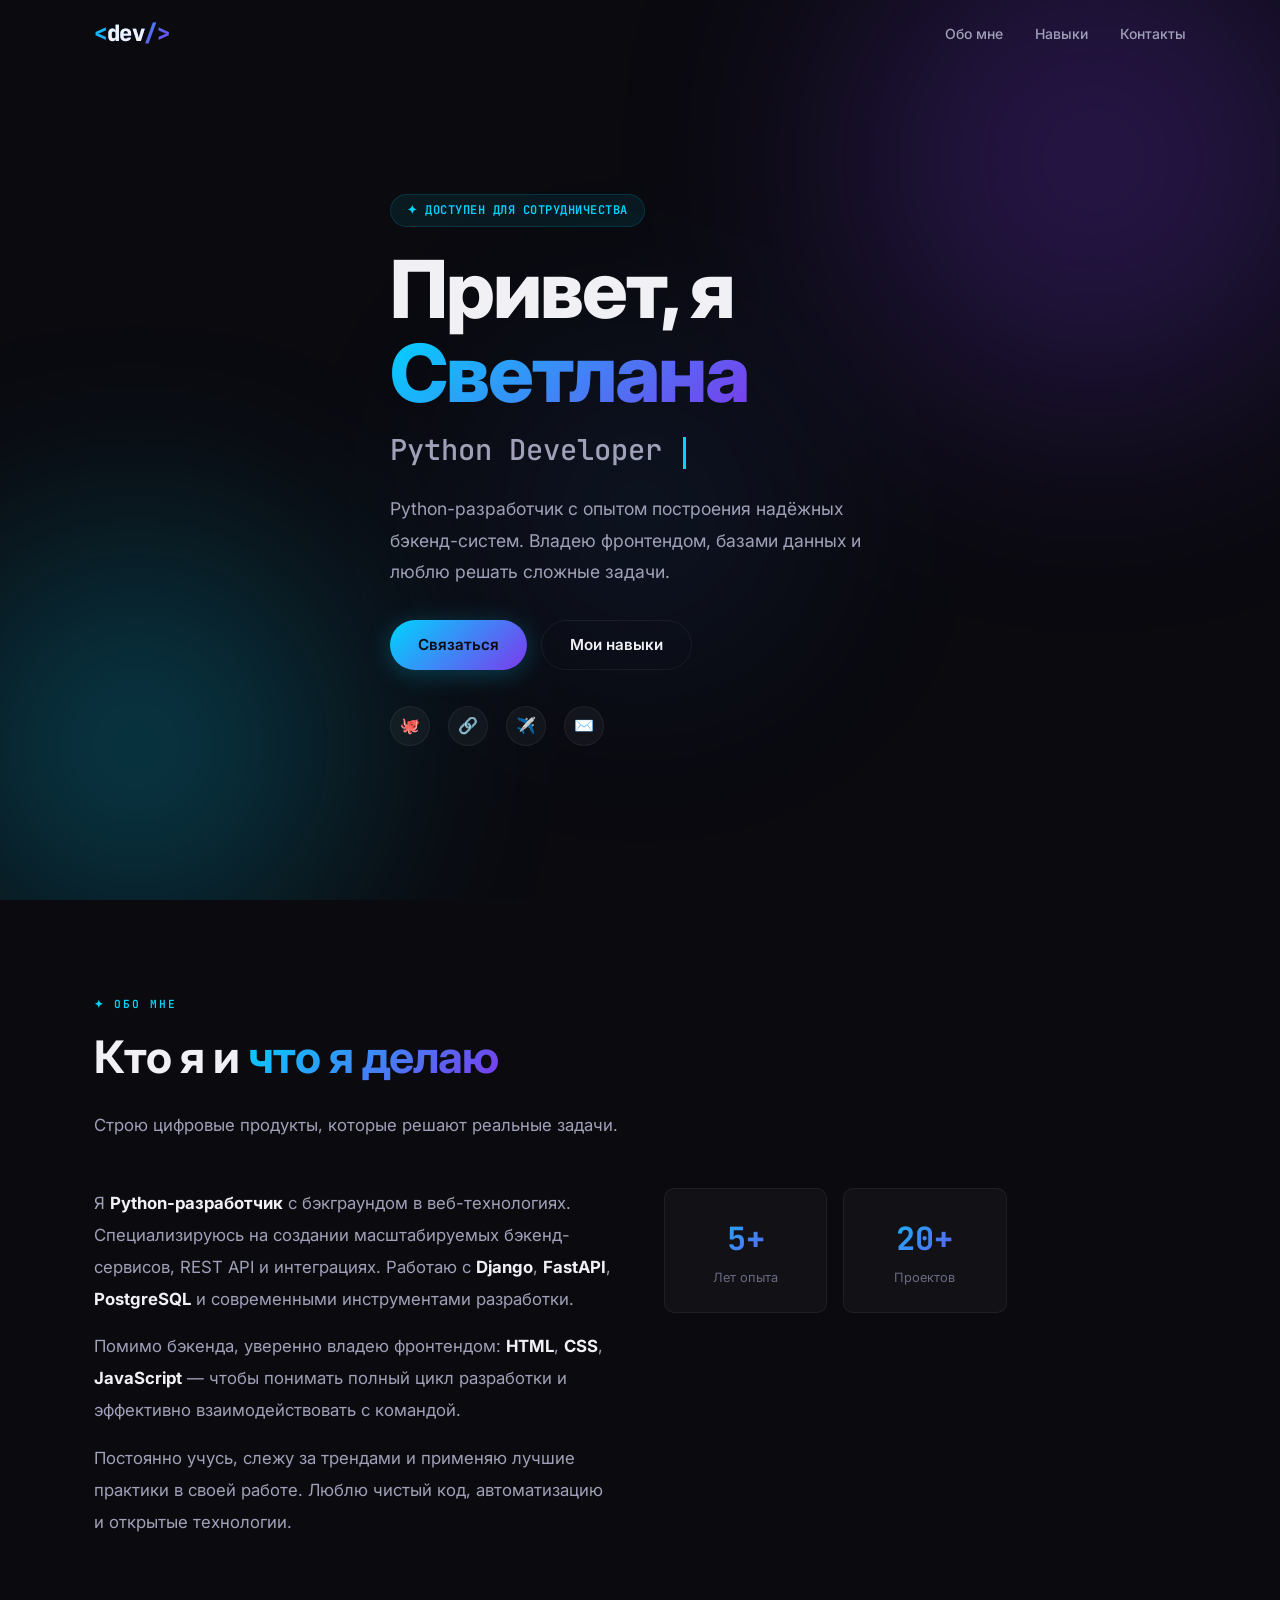
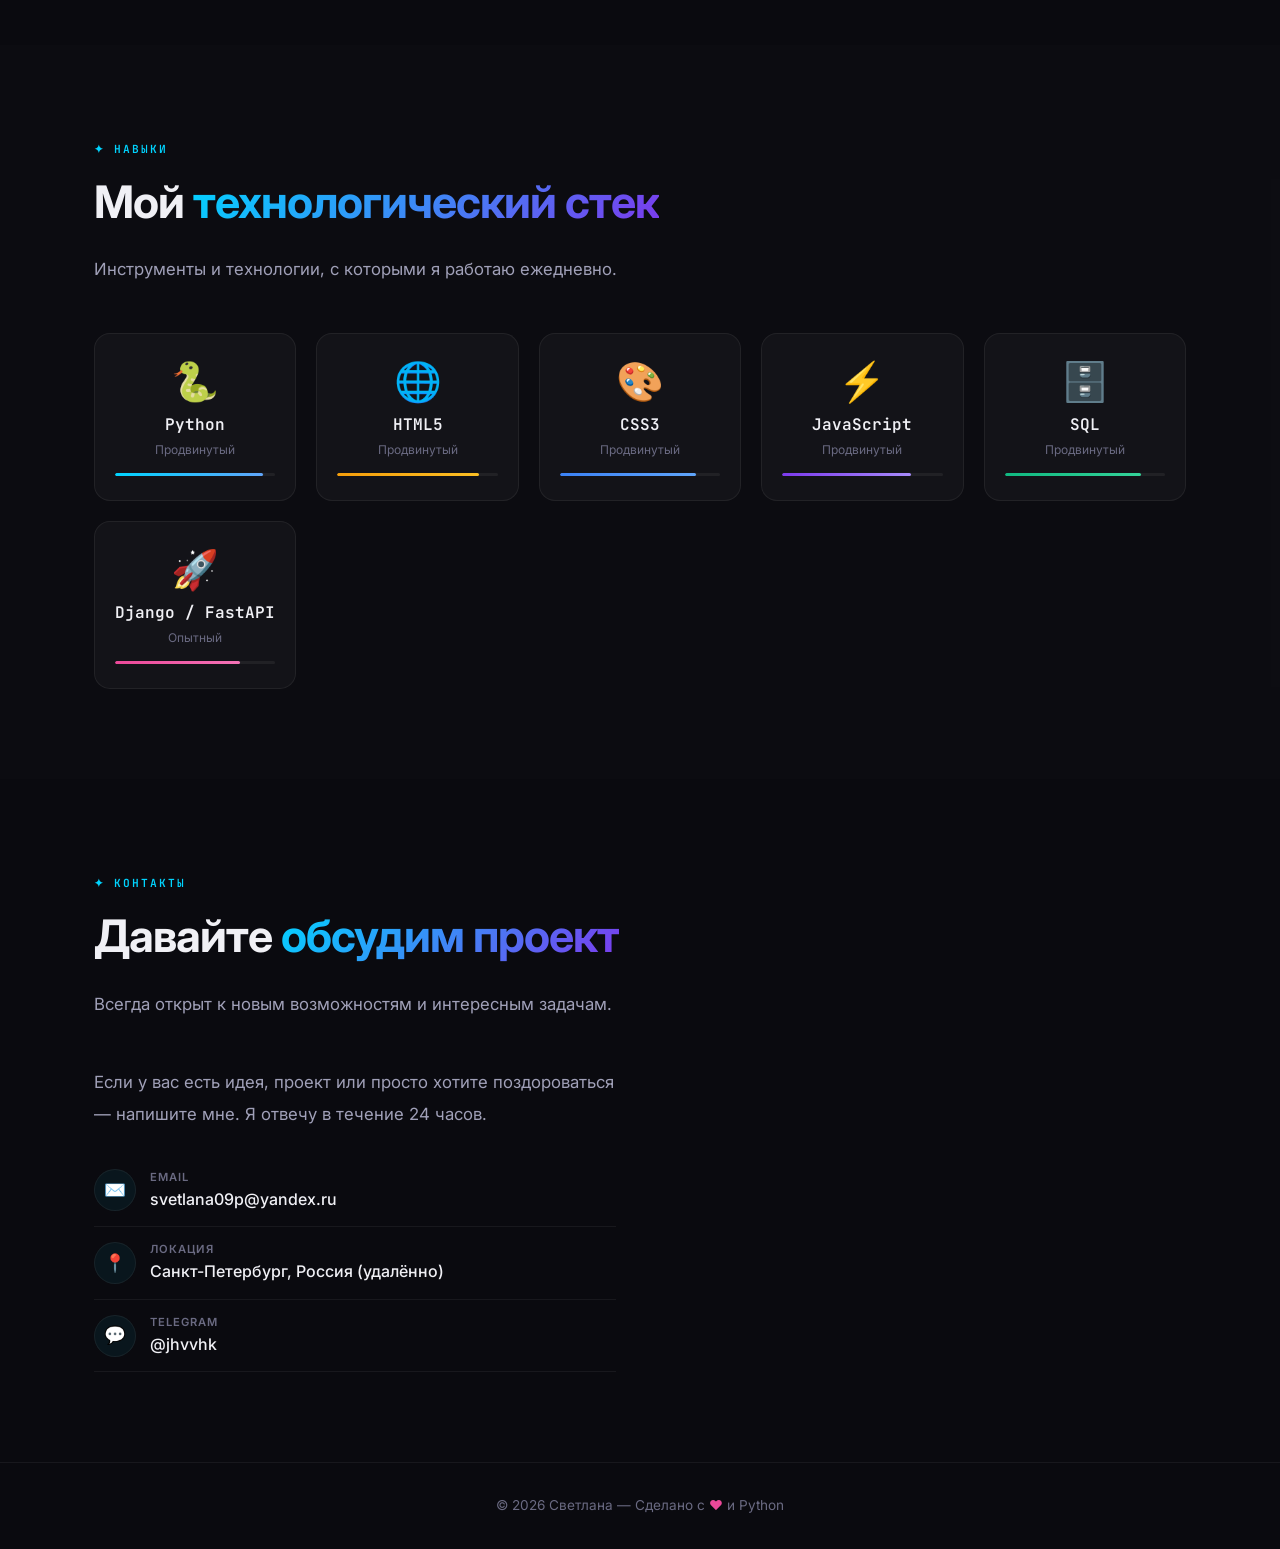
<file: index.html>
<!DOCTYPE html>
<html lang="ru">
<head>
    <meta charset="UTF-8" />
    <meta name="viewport" content="width=device-width, initial-scale=1.0" />
    <title>IT Specialist | Портфолио</title>
    <script src="script.js" defer></script>
    <link rel="stylesheet" href="style.css">
    <link href="https://fonts.googleapis.com/css2?family=Inter:wght@300;400;500;600;700;800&family=JetBrains+Mono:wght@400;600&display=swap" rel="stylesheet" />
</head>

<body>

    <!-- ===== Background Orbs ===== -->
    <div class="bg-orbs">
        <div class="orb"></div>
        <div class="orb"></div>
        <div class="orb"></div>
    </div>

    <!-- ===== Navigation ===== -->
    <nav class="navbar" id="navbar" role="navigation">
        <div class="container">
            <a href="#" class="logo">&lt;<span>dev</span>/&gt;</a>

            <ul class="nav-links" id="navLinks">
                <li><a href="#about" class="active">Обо мне</a></li>
                <li><a href="#skills">Навыки</a></li>
                <li><a href="#contact">Контакты</a></li>
            </ul>

            <button class="menu-toggle" id="menuToggle" aria-label="Меню">
                <span></span>
                <span></span>
                <span></span>
            </button>
        </div>
    </nav>

    <!-- ===== Hero ===== -->
    <section class="hero" id="hero">
        <div class="container">
            <div class="hero-content">
                <span class="badge">✦ Доступен для сотрудничества</span>
                <h1>
                    Привет, я <br />
                    <span class="highlight">Светлана</span>
                </h1>
                <div class="typewriter-wrapper">
                    <span id="typewriter"></span>
                    <span class="cursor"></span>
                </div>
                <p>
                    Python-разработчик с опытом построения надёжных бэкенд-систем.
                    Владею фронтендом, базами данных и люблю решать сложные задачи.
                </p>
                <div class="cta-group">
                    <a href="#contact" class="btn btn-primary">Связаться</a>
                    <a href="#skills" class="btn btn-outline">Мои навыки</a>
                </div>
                <div class="social-strip">
                    <a href="#" target="_blank" aria-label="GitHub">
                        <span class="social-icon">🐙</span>
                    </a>
                    <a href="#" target="_blank" aria-label="LinkedIn">
                        <span class="social-icon">🔗</span>
                    </a>
                    <a href="#" target="_blank" aria-label="Telegram">
                        <span class="social-icon">✈️</span>
                    </a>
                    <a href="#" target="_blank" aria-label="Email">
                        <span class="social-icon">✉️</span>
                    </a>
                </div>
            </div>
        </div>
    </section>

    <!-- ===== About ===== -->
    <section id="about">
        <div class="container">
            <div class="section-header fade-up">
                <span class="section-label">✦ Обо мне</span>
                <h2 class="section-title">
                    Кто я и <span class="highlight">что я делаю</span>
                </h2>
                <p class="section-desc">
                    Строю цифровые продукты, которые решают реальные задачи.
                </p>
            </div>

            <div class="about-grid">
                <div class="about-text fade-up delay-1">
                    <p>
                        Я <strong>Python-разработчик</strong> с бэкграундом в веб-технологиях.
                        Специализируюсь на создании масштабируемых бэкенд-сервисов, REST API
                        и интеграциях. Работаю с <strong>Django</strong>, <strong>FastAPI</strong>,
                        <strong>PostgreSQL</strong> и современными инструментами разработки.
                    </p>
                    <p>
                        Помимо бэкенда, уверенно владею фронтендом: <strong>HTML</strong>,
                        <strong>CSS</strong>, <strong>JavaScript</strong> — чтобы понимать
                        полный цикл разработки и эффективно взаимодействовать с командой.
                    </p>
                    <p>
                        Постоянно учусь, слежу за трендами и применяю лучшие практики
                        в своей работе. Люблю чистый код, автоматизацию и открытые
                        технологии.
                    </p>
                </div>

                <div class="about-stats fade-up delay-2">
                    <div class="stat-card">
                        <div class="number">5+</div>
                        <div class="label">Лет опыта</div>
                    </div>
                    <div class="stat-card">
                        <div class="number">20+</div>
                        <div class="label">Проектов</div>
                    </div>
                   
                </div>
            </div>
        </div>
    </section>

    <!-- ===== Skills ===== -->
    <section id="skills" style="background: rgba(255,255,255,0.01);">
        <div class="container">
            <div class="section-header fade-up">
                <span class="section-label">✦ Навыки</span>
                <h2 class="section-title">
                    Мой <span class="highlight">технологический стек</span>
                </h2>
                <p class="section-desc">
                    Инструменты и технологии, с которыми я работаю ежедневно.
                </p>
            </div>

            <div class="skills-grid">
                <!-- Python -->
                <div class="skill-card fade-up delay-1">
                    <span class="icon">🐍</span>
                    <div class="name">Python</div>
                    <div class="level">Продвинутый</div>
                    <div class="bar"><div class="fill cyan" data-width="92"></div></div>
                </div>

                <!-- HTML -->
                <div class="skill-card fade-up delay-2">
                    <span class="icon">🌐</span>
                    <div class="name">HTML5</div>
                    <div class="level">Продвинутый</div>
                    <div class="bar"><div class="fill orange" data-width="88"></div></div>
                </div>

                <!-- CSS -->
                <div class="skill-card fade-up delay-3">
                    <span class="icon">🎨</span>
                    <div class="name">CSS3</div>
                    <div class="level">Продвинутый</div>
                    <div class="bar"><div class="fill blue" data-width="85"></div></div>
                </div>

                <!-- JavaScript -->
                <div class="skill-card fade-up delay-4">
                    <span class="icon">⚡</span>
                    <div class="name">JavaScript</div>
                    <div class="level">Продвинутый</div>
                    <div class="bar"><div class="fill purple" data-width="80"></div></div>
                </div>

                <!-- SQL -->
                <div class="skill-card fade-up delay-5">
                    <span class="icon">🗄️</span>
                    <div class="name">SQL</div>
                    <div class="level">Продвинутый</div>
                    <div class="bar"><div class="fill green" data-width="85"></div></div>
                </div>

                <!-- Django / FastAPI (дополнительно) -->
                <div class="skill-card fade-up delay-1">
                    <span class="icon">🚀</span>
                    <div class="name">Django / FastAPI</div>
                    <div class="level">Опытный</div>
                    <div class="bar"><div class="fill pink" data-width="78"></div></div>
                </div>
            </div>
        </div>
    </section>

    <!-- ===== Contact ===== -->
    <section id="contact">
        <div class="container">
            <div class="section-header fade-up">
                <span class="section-label">✦ Контакты</span>
                <h2 class="section-title">
                    Давайте <span class="highlight">обсудим проект</span>
                </h2>
                <p class="section-desc">
                    Всегда открыт к новым возможностям и интересным задачам.
                </p>
            </div>

            <div class="contact-wrapper">
                <div class="contact-info fade-up delay-1">
                    <p>
                        Если у вас есть идея, проект или просто хотите поздороваться —
                        напишите мне. Я отвечу в течение 24 часов.
                    </p>

                    <div class="contact-item">
                        <div class="icon">✉️</div>
                        <div class="info">
                            <div class="label">Email</div>
                            <div class="value"><a href="mailto:alex@example.com">svetlana09p@yandex.ru</a></div>
                        </div>
                    </div>

                    <div class="contact-item">
                        <div class="icon">📍</div>
                        <div class="info">
                            <div class="label">Локация</div>
                            <div class="value">Санкт-Петербург, Россия (удалённо)</div>
                        </div>
                    </div>

                    <div class="contact-item">
                        <div class="icon">💬</div>
                        <div class="info">
                            <div class="label">Telegram</div>
                            <div class="value"><a href="#" target="_blank">@jhvvhk</a></div>
                        </div>
                    </div>

                    
                </div>

                <!-- <div class="contact-form fade-up delay-2">
                    <form id="contactForm" novalidate>
                        <div class="form-group">
                            <label for="name">Ваше имя</label>
                            <input type="text" id="name" placeholder="Иван Иванов" required />
                        </div>
                        <div class="form-group">
                            <label for="email">Email</label>
                            <input type="email" id="email" placeholder="ivan@example.com" required />
                        </div>
                        <div class="form-group">
                            <label for="message">Сообщение</label>
                            <textarea id="message" placeholder="Расскажите о вашем проекте..." required></textarea>
                        </div>
                        <button type="submit" class="btn btn-primary">Отправить →</button>
                    </form>
                </div> -->
            </div>
        </div>
    </section>

    <!-- ===== Footer ===== -->
    <footer class="footer">
        <div class="container">
            <p>
                &copy; 2026 Светлана &mdash; Сделано с <span class="heart">❤</span> и Python
            </p>
        </div>
    </footer>

    <!-- ===== JavaScript ===== -->


</body>
</html>
</file>
<file: style.css>
/* ===== CSS Variables ===== */
        :root {
            --bg-primary: #0a0a0f;
            --bg-secondary: #12121a;
            --bg-card: rgba(255, 255, 255, 0.03);
            --bg-card-hover: rgba(255, 255, 255, 0.07);
            --border-color: rgba(255, 255, 255, 0.06);
            --text-primary: #f0f0f5;
            --text-secondary: #a0a0b8;
            --text-muted: #6a6a82;
            --accent-cyan: #00d4ff;
            --accent-purple: #7c3aed;
            --accent-blue: #3b82f6;
            --accent-orange: #f59e0b;
            --accent-pink: #ec4899;
            --accent-green: #10b981;
            --glow-cyan: rgba(0, 212, 255, 0.15);
            --glow-purple: rgba(124, 58, 237, 0.15);
            --radius: 16px;
            --radius-sm: 10px;
            --transition: 0.4s cubic-bezier(0.25, 0.46, 0.45, 0.94);
            --font-sans: 'Inter', -apple-system, BlinkMacSystemFont, 'Segoe UI', Roboto, sans-serif;
            --font-mono: 'JetBrains Mono', 'Fira Code', monospace;
        }

        /* ===== Reset & Base ===== */
        *,
        *::before,
        *::after {
            margin: 0;
            padding: 0;
            box-sizing: border-box;
        }

        html {
            scroll-behavior: smooth;
            scroll-padding-top: 80px;
        }

        body {
            font-family: var(--font-sans);
            background: var(--bg-primary);
            color: var(--text-primary);
            line-height: 1.6;
            overflow-x: hidden;
            -webkit-font-smoothing: antialiased;
        }

        ::selection {
            background: var(--accent-cyan);
            color: #0a0a0f;
        }

        /* ===== Scrollbar ===== */
        ::-webkit-scrollbar {
            width: 6px;
        }
        ::-webkit-scrollbar-track {
            background: var(--bg-primary);
        }
        ::-webkit-scrollbar-thumb {
            background: var(--accent-cyan);
            border-radius: 10px;
        }
        ::-webkit-scrollbar-thumb:hover {
            background: var(--accent-purple);
        }

        /* ===== Background Orbs ===== */
        .bg-orbs {
            position: fixed;
            inset: 0;
            z-index: 0;
            pointer-events: none;
            overflow: hidden;
        }

        .bg-orbs .orb {
            position: absolute;
            border-radius: 50%;
            filter: blur(120px);
            opacity: 0.25;
            animation: orbFloat 20s ease-in-out infinite alternate;
        }

        .bg-orbs .orb:nth-child(1) {
            width: 500px;
            height: 500px;
            top: -10%;
            right: -5%;
            background: var(--accent-purple);
            animation-delay: 0s;
        }

        .bg-orbs .orb:nth-child(2) {
            width: 400px;
            height: 400px;
            bottom: -5%;
            left: -5%;
            background: var(--accent-cyan);
            animation-delay: -7s;
        }

        .bg-orbs .orb:nth-child(3) {
            width: 300px;
            height: 300px;
            top: 40%;
            left: 50%;
            transform: translateX(-50%);
            background: var(--accent-blue);
            animation-delay: -14s;
            opacity: 0.12;
        }

        @keyframes orbFloat {
            0% {
                transform: translate(0, 0) scale(1);
            }
            33% {
                transform: translate(30px, -40px) scale(1.1);
            }
            66% {
                transform: translate(-20px, 20px) scale(0.9);
            }
            100% {
                transform: translate(10px, -10px) scale(1.05);
            }
        }

        /* ===== Container ===== */
        .container {
            max-width: 1140px;
            margin: 0 auto;
            padding: 0 24px;
            position: relative;
            z-index: 1;
        }

        /* ===== Navigation ===== */
        .navbar {
            position: fixed;
            top: 0;
            left: 0;
            right: 0;
            z-index: 1000;
            padding: 16px 0;
            transition: var(--transition);
            backdrop-filter: blur(0px);
            background: transparent;
        }

        .navbar.scrolled {
            background: rgba(10, 10, 15, 0.85);
            backdrop-filter: blur(20px);
            border-bottom: 1px solid var(--border-color);
            padding: 10px 0;
        }

        .navbar .container {
            display: flex;
            align-items: center;
            justify-content: space-between;
        }

        .navbar .logo {
            font-size: 1.4rem;
            font-weight: 800;
            letter-spacing: -0.5px;
            background: linear-gradient(135deg, var(--accent-cyan), var(--accent-purple));
            -webkit-background-clip: text;
            -webkit-text-fill-color: transparent;
            background-clip: text;
            text-decoration: none;
            font-family: var(--font-mono);
        }

        .navbar .logo span {
            -webkit-text-fill-color: var(--text-primary);
            background: none;
        }

        .nav-links {
            display: flex;
            align-items: center;
            gap: 32px;
            list-style: none;
        }

        .nav-links a {
            color: var(--text-secondary);
            text-decoration: none;
            font-size: 0.875rem;
            font-weight: 500;
            transition: var(--transition);
            position: relative;
        }

        .nav-links a::after {
            content: '';
            position: absolute;
            bottom: -4px;
            left: 0;
            width: 0;
            height: 2px;
            background: linear-gradient(90deg, var(--accent-cyan), var(--accent-purple));
            transition: var(--transition);
        }

        .nav-links a:hover {
            color: var(--text-primary);
        }

        .nav-links a:hover::after {
            width: 100%;
        }

        .nav-links a.active {
            color: var(--text-primary);
        }

        .nav-links a.active::after {
            width: 100%;
        }

        /* Mobile Menu Toggle */
        .menu-toggle {
            display: none;
            flex-direction: column;
            gap: 5px;
            cursor: pointer;
            padding: 4px;
            background: none;
            border: none;
        }

        .menu-toggle span {
            display: block;
            width: 26px;
            height: 2px;
            background: var(--text-primary);
            border-radius: 4px;
            transition: var(--transition);
            transform-origin: center;
        }

        .menu-toggle.active span:nth-child(1) {
            transform: rotate(45deg) translate(5px, 5px);
        }

        .menu-toggle.active span:nth-child(2) {
            opacity: 0;
            transform: scaleX(0);
        }

        .menu-toggle.active span:nth-child(3) {
            transform: rotate(-45deg) translate(5px, -5px);
        }

        /* ===== Hero ===== */
        .hero {
            min-height: 100vh;
            display: flex;
            align-items: center;
            padding: 100px 0 60px;
            position: relative;
        }

        .hero-content {
            max-width: 700px;
        }

        .hero .badge {
            display: inline-block;
            padding: 6px 16px;
            border-radius: 50px;
            background: rgba(0, 212, 255, 0.08);
            border: 1px solid rgba(0, 212, 255, 0.15);
            color: var(--accent-cyan);
            font-size: 0.75rem;
            font-weight: 600;
            letter-spacing: 0.5px;
            text-transform: uppercase;
            margin-bottom: 20px;
            font-family: var(--font-mono);
        }

        .hero h1 {
            font-size: clamp(2.8rem, 8vw, 5rem);
            font-weight: 800;
            line-height: 1.05;
            letter-spacing: -2px;
            margin-bottom: 12px;
        }

        .hero h1 .highlight {
            background: linear-gradient(135deg, var(--accent-cyan), var(--accent-purple));
            -webkit-background-clip: text;
            -webkit-text-fill-color: transparent;
            background-clip: text;
        }

        .hero .typewriter-wrapper {
            font-size: clamp(1.2rem, 2.5vw, 1.8rem);
            font-weight: 500;
            color: var(--text-secondary);
            margin-bottom: 20px;
            min-height: 2.8rem;
            font-family: var(--font-mono);
        }

        .hero .typewriter-wrapper .cursor {
            display: inline-block;
            width: 3px;
            height: 1.1em;
            background: var(--accent-cyan);
            margin-left: 4px;
            vertical-align: text-bottom;
            animation: blink 0.8s step-end infinite;
        }

        @keyframes blink {
            0%,
            100% {
                opacity: 1;
            }
            50% {
                opacity: 0;
            }
        }

        .hero p {
            font-size: 1.1rem;
            color: var(--text-secondary);
            max-width: 500px;
            margin-bottom: 32px;
            line-height: 1.8;
        }

        .hero .cta-group {
            display: flex;
            flex-wrap: wrap;
            gap: 14px;
        }

        .btn {
            display: inline-flex;
            align-items: center;
            gap: 8px;
            padding: 12px 28px;
            border-radius: 50px;
            font-weight: 600;
            font-size: 0.95rem;
            text-decoration: none;
            transition: var(--transition);
            cursor: pointer;
            border: none;
            font-family: var(--font-sans);
        }

        .btn-primary {
            background: linear-gradient(135deg, var(--accent-cyan), var(--accent-purple));
            color: #0a0a0f;
            box-shadow: 0 4px 24px rgba(0, 212, 255, 0.25);
        }

        .btn-primary:hover {
            transform: translateY(-3px);
            box-shadow: 0 8px 40px rgba(0, 212, 255, 0.35);
        }

        .btn-outline {
            background: transparent;
            color: var(--text-primary);
            border: 1px solid var(--border-color);
        }

        .btn-outline:hover {
            background: rgba(255, 255, 255, 0.05);
            border-color: var(--accent-cyan);
            transform: translateY(-3px);
        }

        .hero .social-strip {
            display: flex;
            gap: 18px;
            margin-top: 36px;
        }

        .hero .social-strip a {
            color: var(--text-muted);
            font-size: 1.2rem;
            transition: var(--transition);
            text-decoration: none;
            display: flex;
            align-items: center;
            gap: 6px;
            font-size: 0.9rem;
        }

        .hero .social-strip a:hover {
            color: var(--accent-cyan);
            transform: translateY(-2px);
        }

        .hero .social-strip .social-icon {
            display: inline-flex;
            align-items: center;
            justify-content: center;
            width: 40px;
            height: 40px;
            border-radius: 50%;
            background: rgba(255, 255, 255, 0.04);
            border: 1px solid var(--border-color);
            transition: var(--transition);
            font-size: 1rem;
        }

        .hero .social-strip a:hover .social-icon {
            border-color: var(--accent-cyan);
            background: rgba(0, 212, 255, 0.06);
            box-shadow: 0 0 20px rgba(0, 212, 255, 0.08);
        }

        /* ===== Section Common ===== */
        section {
            padding: 90px 0;
            position: relative;
        }

        .section-label {
            display: inline-block;
            font-size: 0.7rem;
            font-weight: 600;
            letter-spacing: 2px;
            text-transform: uppercase;
            color: var(--accent-cyan);
            font-family: var(--font-mono);
            margin-bottom: 8px;
        }

        .section-title {
            font-size: clamp(2rem, 4vw, 2.8rem);
            font-weight: 700;
            letter-spacing: -1px;
            margin-bottom: 16px;
        }

        .section-title .highlight {
            background: linear-gradient(135deg, var(--accent-cyan), var(--accent-purple));
            -webkit-background-clip: text;
            -webkit-text-fill-color: transparent;
            background-clip: text;
        }

        .section-desc {
            color: var(--text-secondary);
            font-size: 1.05rem;
            max-width: 540px;
            line-height: 1.8;
        }

        .section-header {
            margin-bottom: 48px;
        }

        /* ===== About ===== */
        .about-grid {
            display: grid;
            grid-template-columns: 1fr 1fr;
            gap: 48px;
            align-items: start;
        }

        .about-text p {
            color: var(--text-secondary);
            line-height: 1.9;
            margin-bottom: 16px;
            font-size: 1.05rem;
        }

        .about-text p strong {
            color: var(--text-primary);
        }

        .about-stats {
            display: grid;
            grid-template-columns: repeat(3, 1fr);
            gap: 16px;
        }

        .stat-card {
            background: var(--bg-card);
            border: 1px solid var(--border-color);
            border-radius: var(--radius-sm);
            padding: 24px 20px;
            text-align: center;
            transition: var(--transition);
        }

        .stat-card:hover {
            background: var(--bg-card-hover);
            transform: translateY(-4px);
            border-color: rgba(0, 212, 255, 0.15);
        }

        .stat-card .number {
            font-size: 2rem;
            font-weight: 700;
            background: linear-gradient(135deg, var(--accent-cyan), var(--accent-purple));
            -webkit-background-clip: text;
            -webkit-text-fill-color: transparent;
            background-clip: text;
            font-family: var(--font-mono);
        }

        .stat-card .label {
            font-size: 0.8rem;
            color: var(--text-muted);
            margin-top: 4px;
        }

        /* ===== Skills ===== */
        .skills-grid {
            display: grid;
            grid-template-columns: repeat(auto-fit, minmax(180px, 1fr));
            gap: 20px;
        }

        .skill-card {
            background: var(--bg-card);
            border: 1px solid var(--border-color);
            border-radius: var(--radius);
            padding: 28px 20px 24px;
            text-align: center;
            transition: var(--transition);
            cursor: default;
            position: relative;
            overflow: hidden;
        }

        .skill-card::before {
            content: '';
            position: absolute;
            inset: 0;
            border-radius: var(--radius);
            padding: 1px;
            background: linear-gradient(135deg, transparent 40%, var(--accent-cyan), var(--accent-purple), transparent 60%);
            -webkit-mask: linear-gradient(#fff 0 0) content-box, linear-gradient(#fff 0 0);
            -webkit-mask-composite: xor;
            mask-composite: exclude;
            opacity: 0;
            transition: var(--transition);
        }

        .skill-card:hover::before {
            opacity: 1;
        }

        .skill-card:hover {
            transform: translateY(-6px);
            background: var(--bg-card-hover);
            border-color: transparent;
        }

        .skill-card .icon {
            font-size: 2.4rem;
            margin-bottom: 12px;
            display: block;
            line-height: 1;
        }

        .skill-card .name {
            font-weight: 600;
            font-size: 1rem;
            margin-bottom: 2px;
            font-family: var(--font-mono);
        }

        .skill-card .level {
            font-size: 0.75rem;
            color: var(--text-muted);
            font-weight: 400;
        }

        .skill-card .bar {
            width: 100%;
            height: 3px;
            background: rgba(255, 255, 255, 0.06);
            border-radius: 4px;
            margin-top: 14px;
            overflow: hidden;
        }

        .skill-card .bar .fill {
            height: 100%;
            border-radius: 4px;
            width: 0%;
            transition: width 1.2s cubic-bezier(0.25, 0.46, 0.45, 0.94);
        }

        .skill-card .bar .fill.cyan {
            background: linear-gradient(90deg, var(--accent-cyan), #60a5fa);
        }
        .skill-card .bar .fill.purple {
            background: linear-gradient(90deg, var(--accent-purple), #a78bfa);
        }
        .skill-card .bar .fill.orange {
            background: linear-gradient(90deg, var(--accent-orange), #fbbf24);
        }
        .skill-card .bar .fill.blue {
            background: linear-gradient(90deg, var(--accent-blue), #60a5fa);
        }
        .skill-card .bar .fill.green {
            background: linear-gradient(90deg, var(--accent-green), #34d399);
        }
        .skill-card .bar .fill.pink {
            background: linear-gradient(90deg, var(--accent-pink), #f472b6);
        }

        /* ===== Contact ===== */
        .contact-wrapper {
            display: grid;
            grid-template-columns: 1fr 1fr;
            gap: 48px;
        }

        .contact-info p {
            color: var(--text-secondary);
            line-height: 1.9;
            margin-bottom: 24px;
            font-size: 1.05rem;
        }

        .contact-item {
            display: flex;
            align-items: center;
            gap: 14px;
            padding: 14px 0;
            border-bottom: 1px solid var(--border-color);
            transition: var(--transition);
        }

        .contact-item:hover {
            border-color: rgba(0, 212, 255, 0.15);
        }

        .contact-item .icon {
            width: 42px;
            height: 42px;
            border-radius: 50%;
            background: rgba(0, 212, 255, 0.06);
            border: 1px solid var(--border-color);
            display: flex;
            align-items: center;
            justify-content: center;
            font-size: 1.1rem;
            flex-shrink: 0;
            color: var(--accent-cyan);
        }

        .contact-item .info {
            flex: 1;
        }

        .contact-item .info .label {
            font-size: 0.7rem;
            text-transform: uppercase;
            letter-spacing: 1px;
            color: var(--text-muted);
            font-weight: 600;
        }

        .contact-item .info .value {
            font-weight: 500;
            color: var(--text-primary);
        }

        .contact-item .info .value a {
            color: var(--text-primary);
            text-decoration: none;
            transition: var(--transition);
        }

        .contact-item .info .value a:hover {
            color: var(--accent-cyan);
        }

        .contact-form {
            background: var(--bg-card);
            border: 1px solid var(--border-color);
            border-radius: var(--radius);
            padding: 32px;
        }

        .contact-form .form-group {
            margin-bottom: 18px;
        }

        .contact-form label {
            display: block;
            font-size: 0.8rem;
            font-weight: 500;
            margin-bottom: 5px;
            color: var(--text-secondary);
        }

        .contact-form input,
        .contact-form textarea {
            width: 100%;
            padding: 12px 16px;
            border-radius: var(--radius-sm);
            border: 1px solid var(--border-color);
            background: rgba(255, 255, 255, 0.03);
            color: var(--text-primary);
            font-family: var(--font-sans);
            font-size: 0.95rem;
            transition: var(--transition);
            outline: none;
        }

        .contact-form input:focus,
        .contact-form textarea:focus {
            border-color: var(--accent-cyan);
            box-shadow: 0 0 0 3px rgba(0, 212, 255, 0.08);
        }

        .contact-form textarea {
            min-height: 120px;
            resize: vertical;
        }

        .contact-form .btn {
            width: 100%;
            justify-content: center;
        }

        /* ===== Footer ===== */
        .footer {
            padding: 32px 0;
            border-top: 1px solid var(--border-color);
            text-align: center;
        }

        .footer p {
            font-size: 0.85rem;
            color: var(--text-muted);
        }

        .footer .heart {
            color: var(--accent-pink);
            display: inline-block;
            animation: heartBeat 1.5s ease-in-out infinite;
        }

        @keyframes heartBeat {
            0%,
            100% {
                transform: scale(1);
            }
            50% {
                transform: scale(1.2);
            }
        }

        /* ===== Animations ===== */
        .fade-up {
            opacity: 0;
            transform: translateY(40px);
            transition: opacity 0.8s cubic-bezier(0.25, 0.46, 0.45, 0.94),
                transform 0.8s cubic-bezier(0.25, 0.46, 0.45, 0.94);
        }

        .fade-up.visible {
            opacity: 1;
            transform: translateY(0);
        }

        .fade-up.delay-1 {
            transition-delay: 0.1s;
        }
        .fade-up.delay-2 {
            transition-delay: 0.2s;
        }
        .fade-up.delay-3 {
            transition-delay: 0.3s;
        }
        .fade-up.delay-4 {
            transition-delay: 0.4s;
        }
        .fade-up.delay-5 {
            transition-delay: 0.5s;
        }

        /* ===== Responsive ===== */
        @media (max-width: 992px) {
            .about-grid {
                grid-template-columns: 1fr;
                gap: 32px;
            }

            .contact-wrapper {
                grid-template-columns: 1fr;
                gap: 32px;
            }

            .about-stats {
                grid-template-columns: repeat(3, 1fr);
            }
        }

        @media (max-width: 768px) {
            .menu-toggle {
                display: flex;
            }

            .nav-links {
                position: absolute;
                top: 100%;
                left: 0;
                right: 0;
                flex-direction: column;
                background: rgba(10, 10, 15, 0.96);
                backdrop-filter: blur(20px);
                padding: 24px 32px;
                gap: 16px;
                border-bottom: 1px solid var(--border-color);
                transform: scaleY(0);
                transform-origin: top;
                transition: var(--transition);
                opacity: 0;
                pointer-events: none;
                border-radius: 0 0 var(--radius) var(--radius);
            }

            .nav-links.open {
                transform: scaleY(1);
                opacity: 1;
                pointer-events: all;
            }

            .nav-links a {
                font-size: 1rem;
                padding: 8px 0;
            }

            .hero h1 {
                font-size: clamp(2.2rem, 10vw, 3.5rem);
            }

            .hero .typewriter-wrapper {
                font-size: 1rem;
                min-height: 2.2rem;
            }

            .skills-grid {
                grid-template-columns: repeat(auto-fit, minmax(140px, 1fr));
            }

            .about-stats {
                grid-template-columns: repeat(3, 1fr);
                gap: 10px;
            }

            .stat-card {
                padding: 16px 12px;
            }

            .stat-card .number {
                font-size: 1.4rem;
            }

            section {
                padding: 60px 0;
            }

            .contact-form {
                padding: 24px;
            }

            .hero .social-strip {
                gap: 12px;
                flex-wrap: wrap;
            }
        }

        @media (max-width: 480px) {
            .hero .cta-group .btn {
                width: 100%;
                justify-content: center;
            }

            .about-stats {
                grid-template-columns: 1fr 1fr;
            }

            .skills-grid {
                grid-template-columns: 1fr 1fr;
                gap: 12px;
            }

            .skill-card {
                padding: 20px 12px;
            }

            .skill-card .icon {
                font-size: 1.8rem;
            }

            .container {
                padding: 0 16px;
            }

            .navbar .logo {
                font-size: 1.1rem;
            }
        }
</file>
